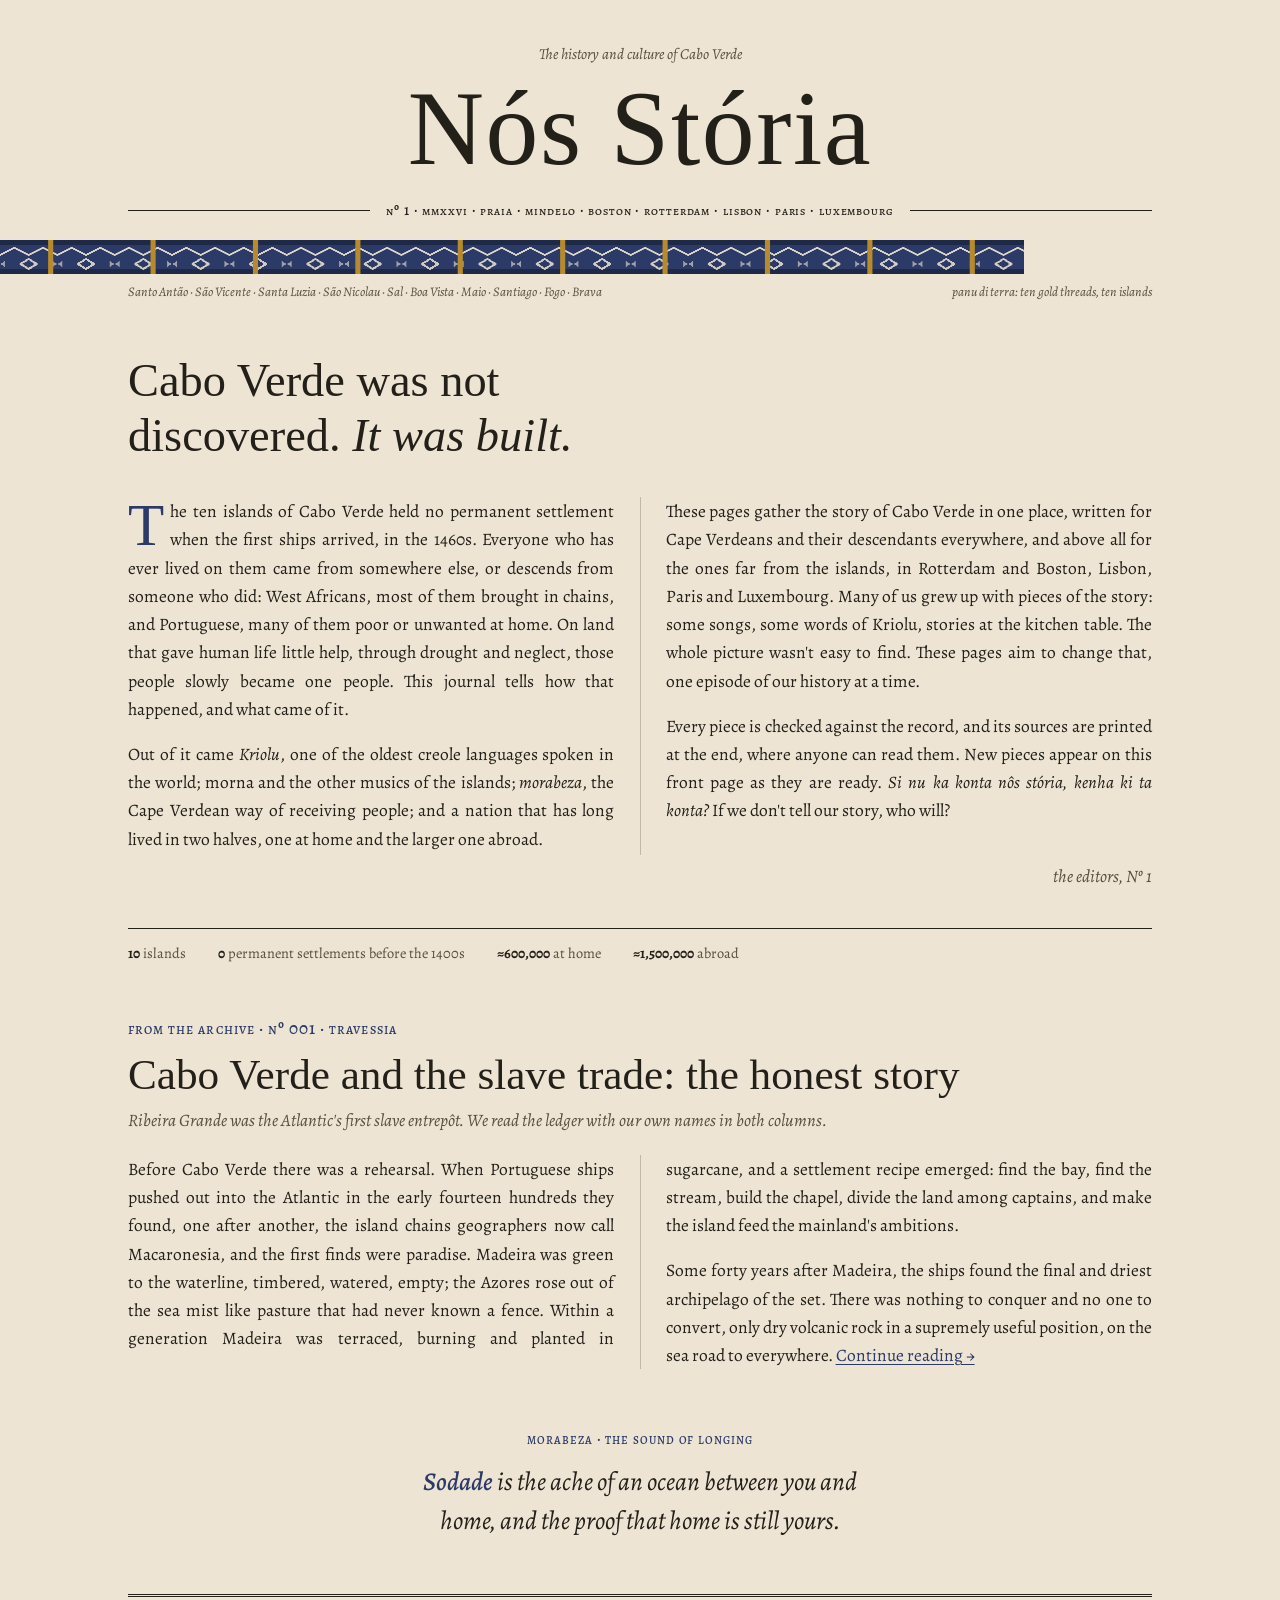
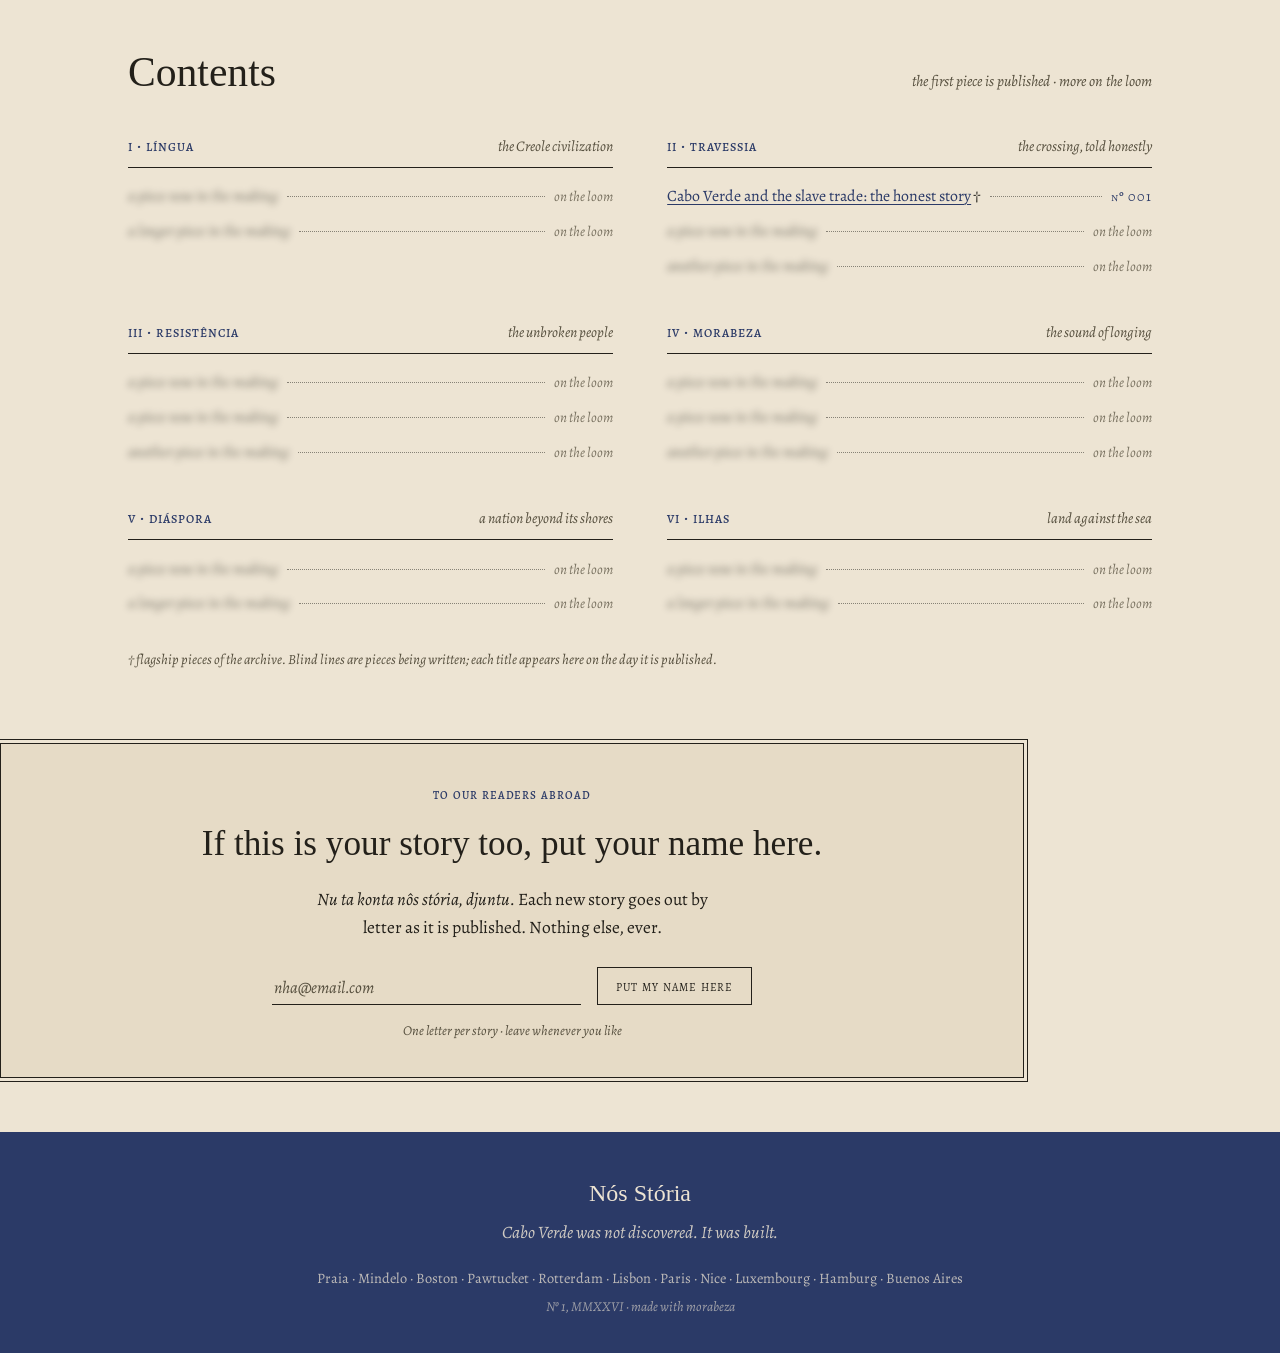
<file: index.html>
<!DOCTYPE html>
<html lang="en">
<head>
<meta charset="UTF-8">
<meta name="viewport" content="width=device-width, initial-scale=1.0">
<title>Nós Stória · The history and culture of Cabo Verde</title>
<meta name="description" content="Cape Verde was not discovered. It was built. The history and culture of Cape Verde: the honest story of the slave trade, the Kriolu language, morna and sodade, and the diaspora.">
<link rel="icon" href="data:image/svg+xml,%3Csvg xmlns='http://www.w3.org/2000/svg' viewBox='0 0 32 32'%3E%3Crect width='32' height='32' fill='%23EDE4D3'/%3E%3Crect x='6' y='13' width='20' height='6' fill='%232B3A67'/%3E%3C/svg%3E">
<link rel="preconnect" href="https://fonts.googleapis.com">
<link rel="preconnect" href="https://fonts.gstatic.com" crossorigin>
<link href="https://fonts.googleapis.com/css2?family=IM+Fell+English:ital@0;1&family=Alegreya:ital,wght@0,400;0,500;0,700;1,400;1,500&family=Alegreya+SC:wght@400;500&display=swap" rel="stylesheet">
<link rel="stylesheet" href="styles.css">
</head>
<body>

<svg width="0" height="0" style="position:absolute" aria-hidden="true">
  <defs>
    <pattern id="panu" width="56" height="34" patternUnits="userSpaceOnUse" shape-rendering="crispEdges">
      <rect width="56" height="34" fill="#2B3A67"/>
      <rect y="0" width="56" height="5" fill="#1E2947"/>
      <rect y="29" width="56" height="5" fill="#1E2947"/>
      <path d="M0 14 L14 7 L28 14 L42 7 L56 14 L56 16 L42 9 L28 16 L14 9 L0 16 Z" fill="#EDE4D3" opacity=".9"/>
      <path d="M28 19 L36 24 L28 29 L20 24 Z" fill="none" stroke="#EDE4D3" stroke-width="2" opacity=".85"/>
      <path d="M0 24 L5 21 L5 27 Z M56 24 L51 21 L51 27 Z" fill="#EDE4D3" opacity=".6"/>
    </pattern>
  </defs>
</svg>

<!-- ============ MASTHEAD ============ -->
<header class="page masthead">
  <p class="over">The history and culture of Cabo Verde</p>
  <h1>Nós Stória</h1>
  <div class="dateline" aria-label="Issue and cities">
    <span class="rule-part" aria-hidden="true"></span>
    <span class="txt sc">Nº 1 · MMXXVI · Praia · Mindelo · Boston · Rotterdam · Lisbon · Paris · Luxembourg</span>
    <span class="rule-part" aria-hidden="true"></span>
  </div>
</header>

<div class="page weave" aria-hidden="true">
  <svg viewBox="0 0 1000 34" preserveAspectRatio="none">
    <rect width="1000" height="34" fill="url(#panu)"/>
    <rect x="47" width="5" height="34" fill="#B78A2E"/><rect x="147" width="5" height="34" fill="#B78A2E"/><rect x="247" width="5" height="34" fill="#B78A2E"/><rect x="347" width="5" height="34" fill="#B78A2E"/><rect x="447" width="5" height="34" fill="#B78A2E"/><rect x="547" width="5" height="34" fill="#B78A2E"/><rect x="647" width="5" height="34" fill="#B78A2E"/><rect x="747" width="5" height="34" fill="#B78A2E"/><rect x="847" width="5" height="34" fill="#B78A2E"/><rect x="947" width="5" height="34" fill="#B78A2E"/>
  </svg>
</div>
<div class="page weave-caption">
  <span>Santo Antão · São Vicente · Santa Luzia · São Nicolau · Sal · Boa Vista · Maio · Santiago · Fogo · Brava</span>
  <span>panu di terra: ten gold threads, ten islands</span>
</div>

<main>

<!-- ============ EDITOR'S LETTER ============ -->
<section class="page lead">
  <h2 class="standfirst">Cabo Verde was not discovered. <i>It was built.</i></h2>
  <div class="letter">
    <p>The ten islands of Cabo Verde held no permanent settlement when the first ships arrived, in the 1460s. Everyone who has ever lived on them came from somewhere else, or descends from someone who did: West Africans, most of them brought in chains, and Portuguese, many of them poor or unwanted at home. On land that gave human life little help, through drought and neglect, those people slowly became one people. This journal tells how that happened, and what came of it.</p>
    <p>Out of it came <span class="kriolu">Kriolu</span>, one of the oldest creole languages spoken in the world; morna and the other musics of the islands; <span class="kriolu">morabeza</span>, the Cape Verdean way of receiving people; and a nation that has long lived in two halves, one at home and the larger one abroad.</p>
    <p>These pages gather the story of Cabo Verde in one place, written for Cape Verdeans and their descendants everywhere, and above all for the ones far from the islands, in Rotterdam and Boston, Lisbon, Paris and Luxembourg. Many of us grew up with pieces of the story: some songs, some words of Kriolu, stories at the kitchen table. The whole picture wasn't easy to find. These pages aim to change that, one episode of our history at a time.</p>
    <p>Every piece is checked against the record, and its sources are printed at the end, where anyone can read them. New pieces appear on this front page as they are ready. <span class="kriolu">Si nu ka konta nôs stória, kenha ki ta konta?</span> If we don't tell our story, who will?</p>
  </div>
  <p class="signoff">the editors, Nº 1</p>
  <div class="footline">
    <span><b>10</b> islands</span>
    <span><b>0</b> permanent settlements before the 1400s</span>
    <span><b>≈600,000</b> at home</span>
    <span><b>≈1,500,000</b> abroad</span>
  </div>
</section>

<!-- ============ LEAD STORY ============ -->
<section class="page leadstory">
  <span class="sc kick">From the archive · Nº 001 · Travessia</span>
  <h2><a href="articles/cape-verde-slave-trade.html">Cabo Verde and the slave trade: the honest story</a></h2>
  <p class="dek">Ribeira Grande was the Atlantic's first slave entrepôt. We read the ledger with our own names in both columns.</p>
  <div class="excerpt">
    <p>Before Cabo Verde there was a rehearsal. When Portuguese ships pushed out into the Atlantic in the early fourteen hundreds they found, one after another, the island chains geographers now call Macaronesia, and the first finds were paradise. Madeira was green to the waterline, timbered, watered, empty; the Azores rose out of the sea mist like pasture that had never known a fence. Within a generation Madeira was terraced, burning and planted in sugarcane, and a settlement recipe emerged: find the bay, find the stream, build the chapel, divide the land among captains, and make the island feed the mainland's ambitions.</p>
    <p>Some forty years after Madeira, the ships found the final and driest archipelago of the set. There was nothing to conquer and no one to convert, only dry volcanic rock in a supremely useful position, on the sea road to everywhere. <a class="more" href="articles/cape-verde-slave-trade.html">Continue reading&nbsp;&rarr;</a></p>
  </div>
</section>

<!-- ============ EPIGRAPH ============ -->
<section class="page epigraph">
  <span class="sc">morabeza · the sound of longing</span>
  <p><b>Sodade</b> is the ache of an ocean between you and home, and the proof that home is still yours.</p>
</section>

<hr class="page rule-double">

<!-- ============ CONTENTS ============ -->
<section class="page contents">
  <div class="contents-head">
    <h2>Contents</h2>
    <p class="note">the first piece is published · more on the loom</p>
  </div>

  <div class="toc">
    <div class="pillar">
      <h3><span class="sc">I · Língua</span><span class="sub">the Creole civilization</span></h3>
      <ol>
        <li class="blind" aria-hidden="true"><span class="t">a piece now in the making</span><span class="leader"></span><span class="s">on the loom</span></li>
        <li class="blind" aria-hidden="true"><span class="t">a longer piece in the making</span><span class="leader"></span><span class="s">on the loom</span></li>
      </ol>
    </div>

    <div class="pillar">
      <h3><span class="sc">II · Travessia</span><span class="sub">the crossing, told honestly</span></h3>
      <ol>
        <li class="published"><span class="t"><a href="articles/cape-verde-slave-trade.html">Cabo Verde and the slave trade: the honest story</a>&thinsp;†</span><span class="leader"></span><span class="s">Nº 001</span></li>
        <li class="blind" aria-hidden="true"><span class="t">a piece now in the making</span><span class="leader"></span><span class="s">on the loom</span></li>
        <li class="blind" aria-hidden="true"><span class="t">another piece in the making</span><span class="leader"></span><span class="s">on the loom</span></li>
      </ol>
    </div>

    <div class="pillar">
      <h3><span class="sc">III · Resistência</span><span class="sub">the unbroken people</span></h3>
      <ol>
        <li class="blind" aria-hidden="true"><span class="t">a piece now in the making</span><span class="leader"></span><span class="s">on the loom</span></li>
        <li class="blind" aria-hidden="true"><span class="t">a piece now in the making</span><span class="leader"></span><span class="s">on the loom</span></li>
        <li class="blind" aria-hidden="true"><span class="t">another piece in the making</span><span class="leader"></span><span class="s">on the loom</span></li>
      </ol>
    </div>

    <div class="pillar">
      <h3><span class="sc">IV · Morabeza</span><span class="sub">the sound of longing</span></h3>
      <ol>
        <li class="blind" aria-hidden="true"><span class="t">a piece now in the making</span><span class="leader"></span><span class="s">on the loom</span></li>
        <li class="blind" aria-hidden="true"><span class="t">a piece now in the making</span><span class="leader"></span><span class="s">on the loom</span></li>
        <li class="blind" aria-hidden="true"><span class="t">another piece in the making</span><span class="leader"></span><span class="s">on the loom</span></li>
      </ol>
    </div>

    <div class="pillar">
      <h3><span class="sc">V · Diáspora</span><span class="sub">a nation beyond its shores</span></h3>
      <ol>
        <li class="blind" aria-hidden="true"><span class="t">a piece now in the making</span><span class="leader"></span><span class="s">on the loom</span></li>
        <li class="blind" aria-hidden="true"><span class="t">a longer piece in the making</span><span class="leader"></span><span class="s">on the loom</span></li>
      </ol>
    </div>

    <div class="pillar">
      <h3><span class="sc">VI · Ilhas</span><span class="sub">land against the sea</span></h3>
      <ol>
        <li class="blind" aria-hidden="true"><span class="t">a piece now in the making</span><span class="leader"></span><span class="s">on the loom</span></li>
        <li class="blind" aria-hidden="true"><span class="t">a longer piece in the making</span><span class="leader"></span><span class="s">on the loom</span></li>
      </ol>
    </div>
  </div>

  <p class="toc-footnote">† flagship pieces of the archive. Blind lines are pieces being written; each title appears here on the day it is published.</p>
</section>

<!-- ============ NOTICE ============ -->
<section class="page notice">
  <div class="notice-box">
    <span class="sc">to our readers abroad</span>
    <h2>If this is your story too, put your name here.</h2>
    <p class="line"><span class="kriolu">Nu ta konta nôs stória, djuntu.</span> Each new story goes out by letter as it is published. Nothing else, ever.</p>
    <!-- TO PUBLISH: connect this form to your email list.
         Replace the script handler at the bottom of this page with your provider's
         form action, e.g. Buttondown: <form action="https://buttondown.com/api/emails/embed-subscribe/YOURLIST" method="post">
         or paste your Mailchimp/Beehiiv embed here. -->
    <form class="join-form" id="join-form" novalidate>
      <input type="email" id="email" name="email" placeholder="nha@email.com" required autocomplete="email" aria-label="Your email address">
      <button type="submit">put my name here</button>
    </form>
    <p class="join-small" id="join-small">One letter per story · leave whenever you like</p>
    <div class="join-done" id="join-done" role="status" aria-live="polite">
      <p class="kriolu">Nu ta konta nôs stória, djuntu.</p>
      <p>You're in. The next story will find you.</p>
    </div>
  </div>
</section>

</main>

<!-- ============ COLOPHON ============ -->
<footer class="colophon">
  <div class="page">
    <p class="mark">Nós Stória</p>
    <p class="mandate">Cabo Verde was not discovered. It was built.</p>
    <p class="cities">Praia · Mindelo · Boston · Pawtucket · Rotterdam · Lisbon · Paris · Nice · Luxembourg · Hamburg · Buenos Aires</p>
    <p class="fine">Nº 1, MMXXVI · made with morabeza</p>
  </div>
</footer>

<script>
  document.getElementById('join-form').addEventListener('submit', (ev) => {
    ev.preventDefault();
    const input = document.getElementById('email');
    if (!input.value || !input.checkValidity()) { input.focus(); return; }
    document.getElementById('join-form').style.display = 'none';
    document.getElementById('join-small').style.display = 'none';
    document.getElementById('join-done').style.display = 'block';
  });
</script>
</body>
</html>
</file>
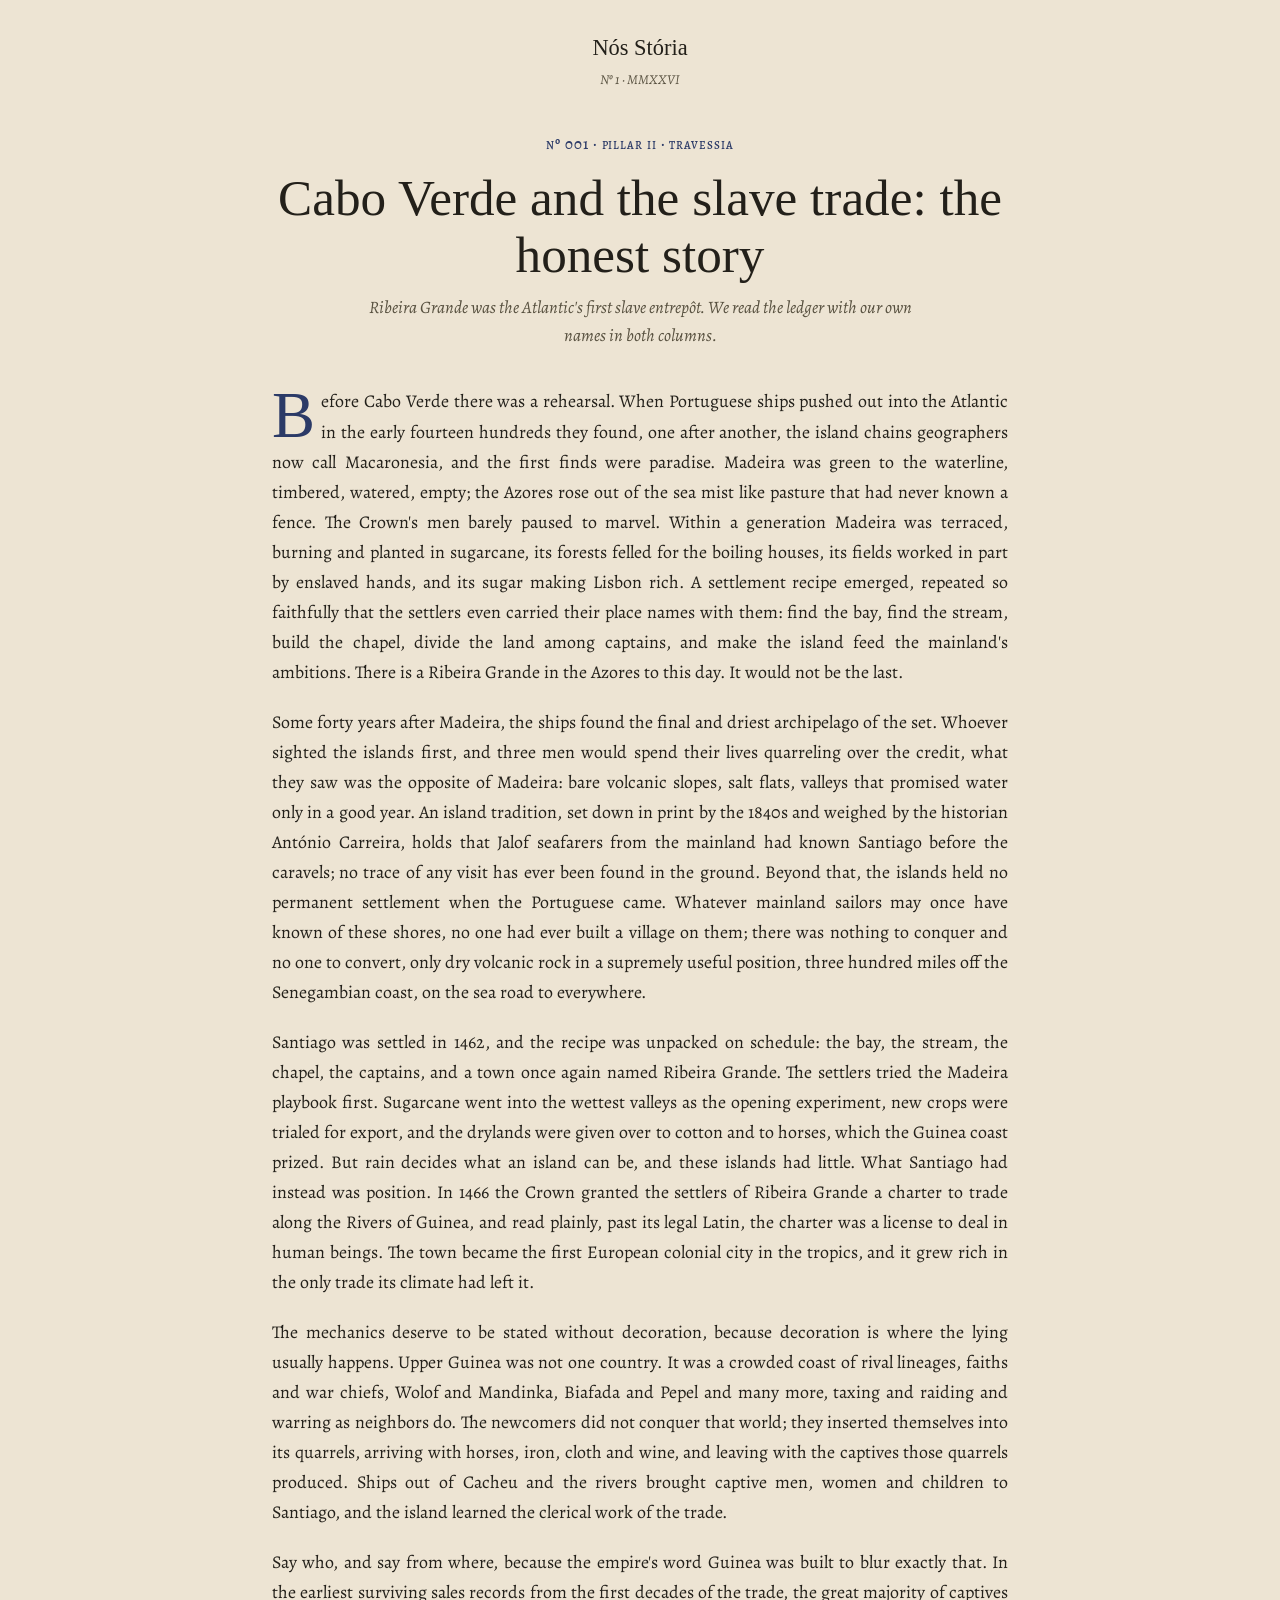
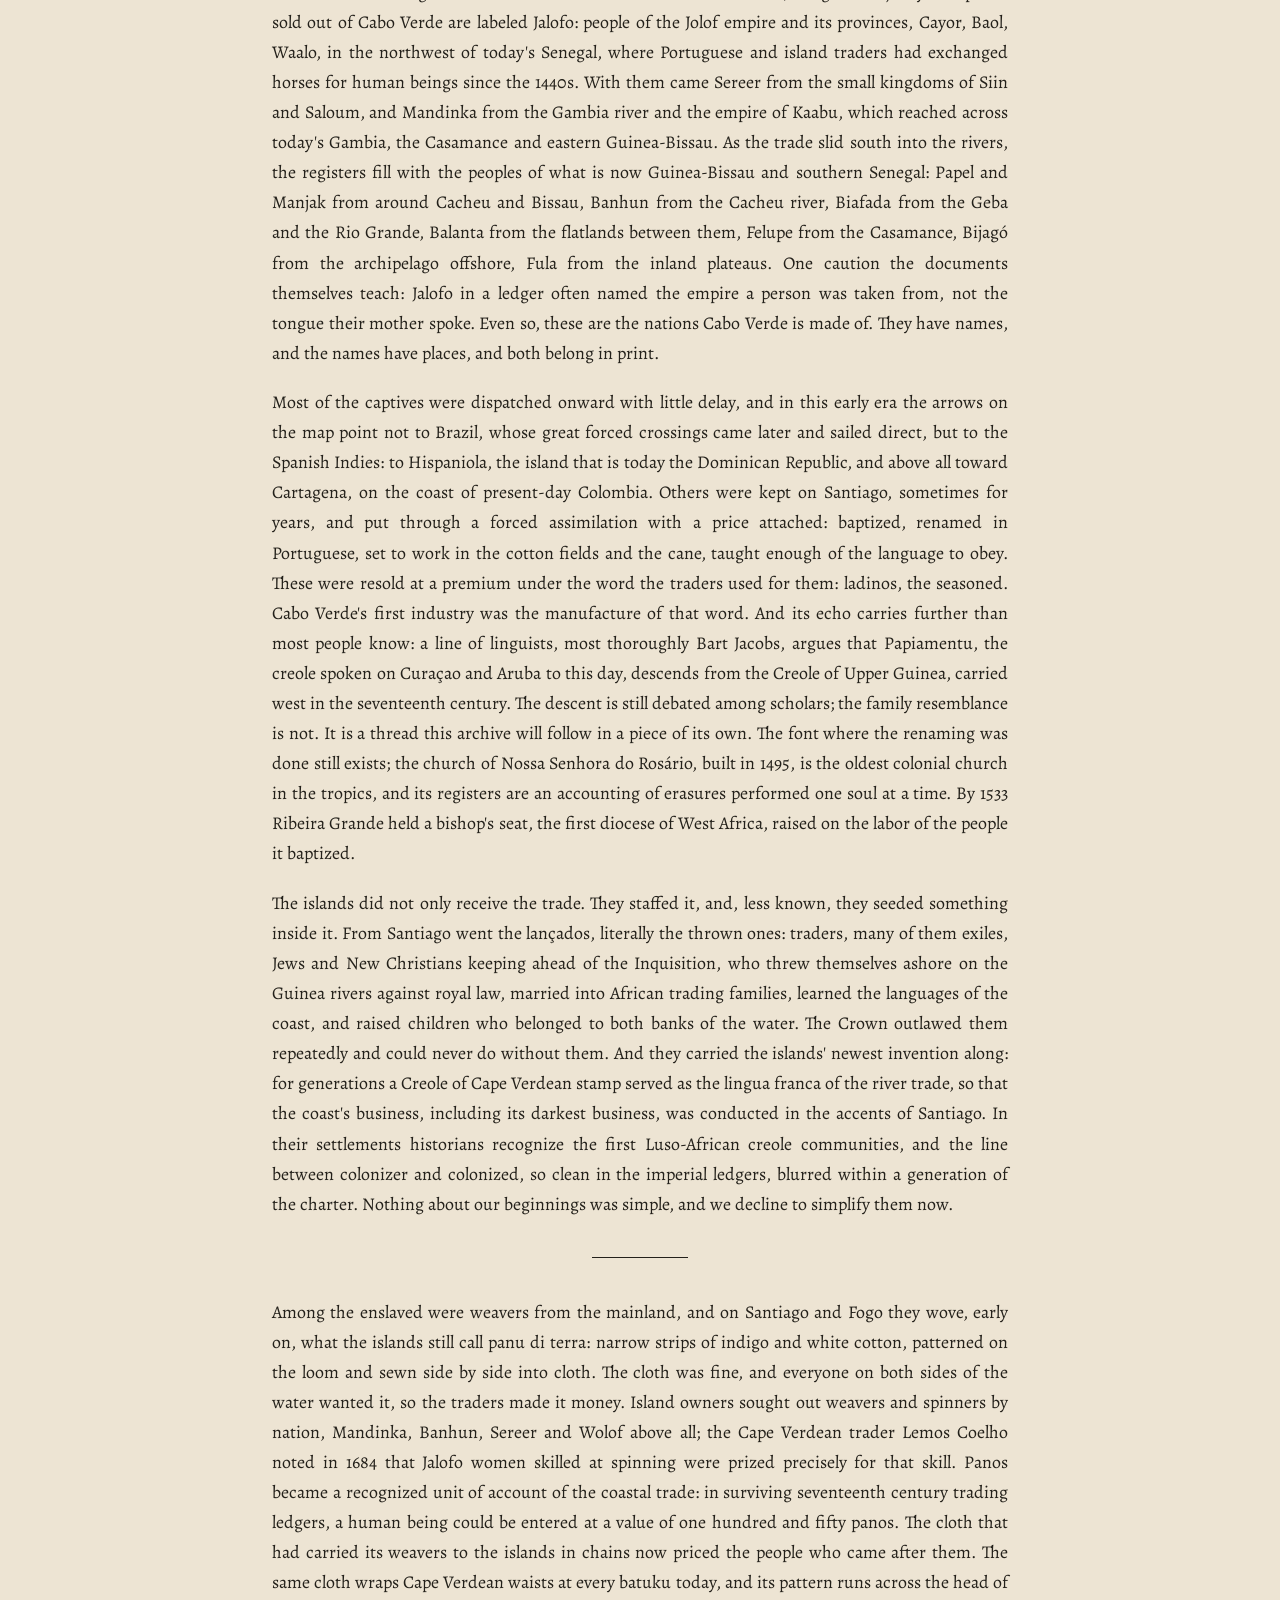
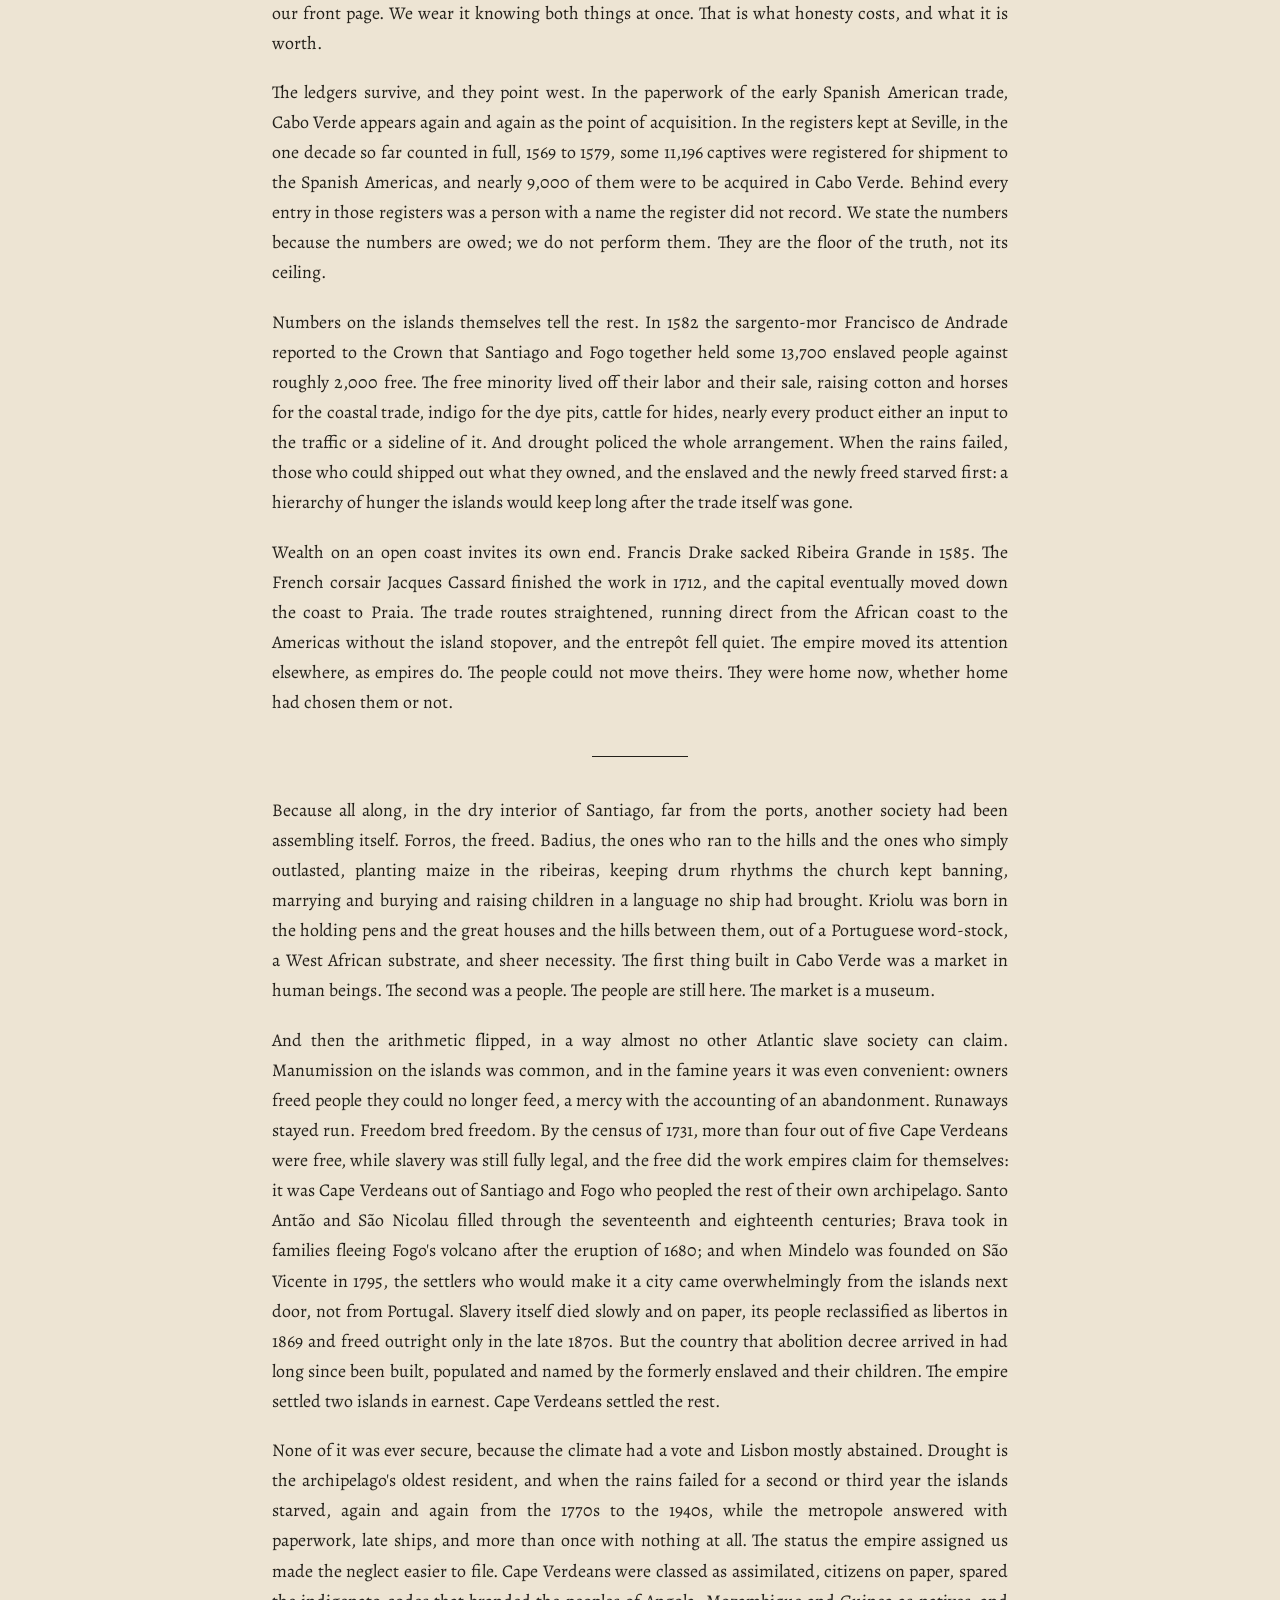
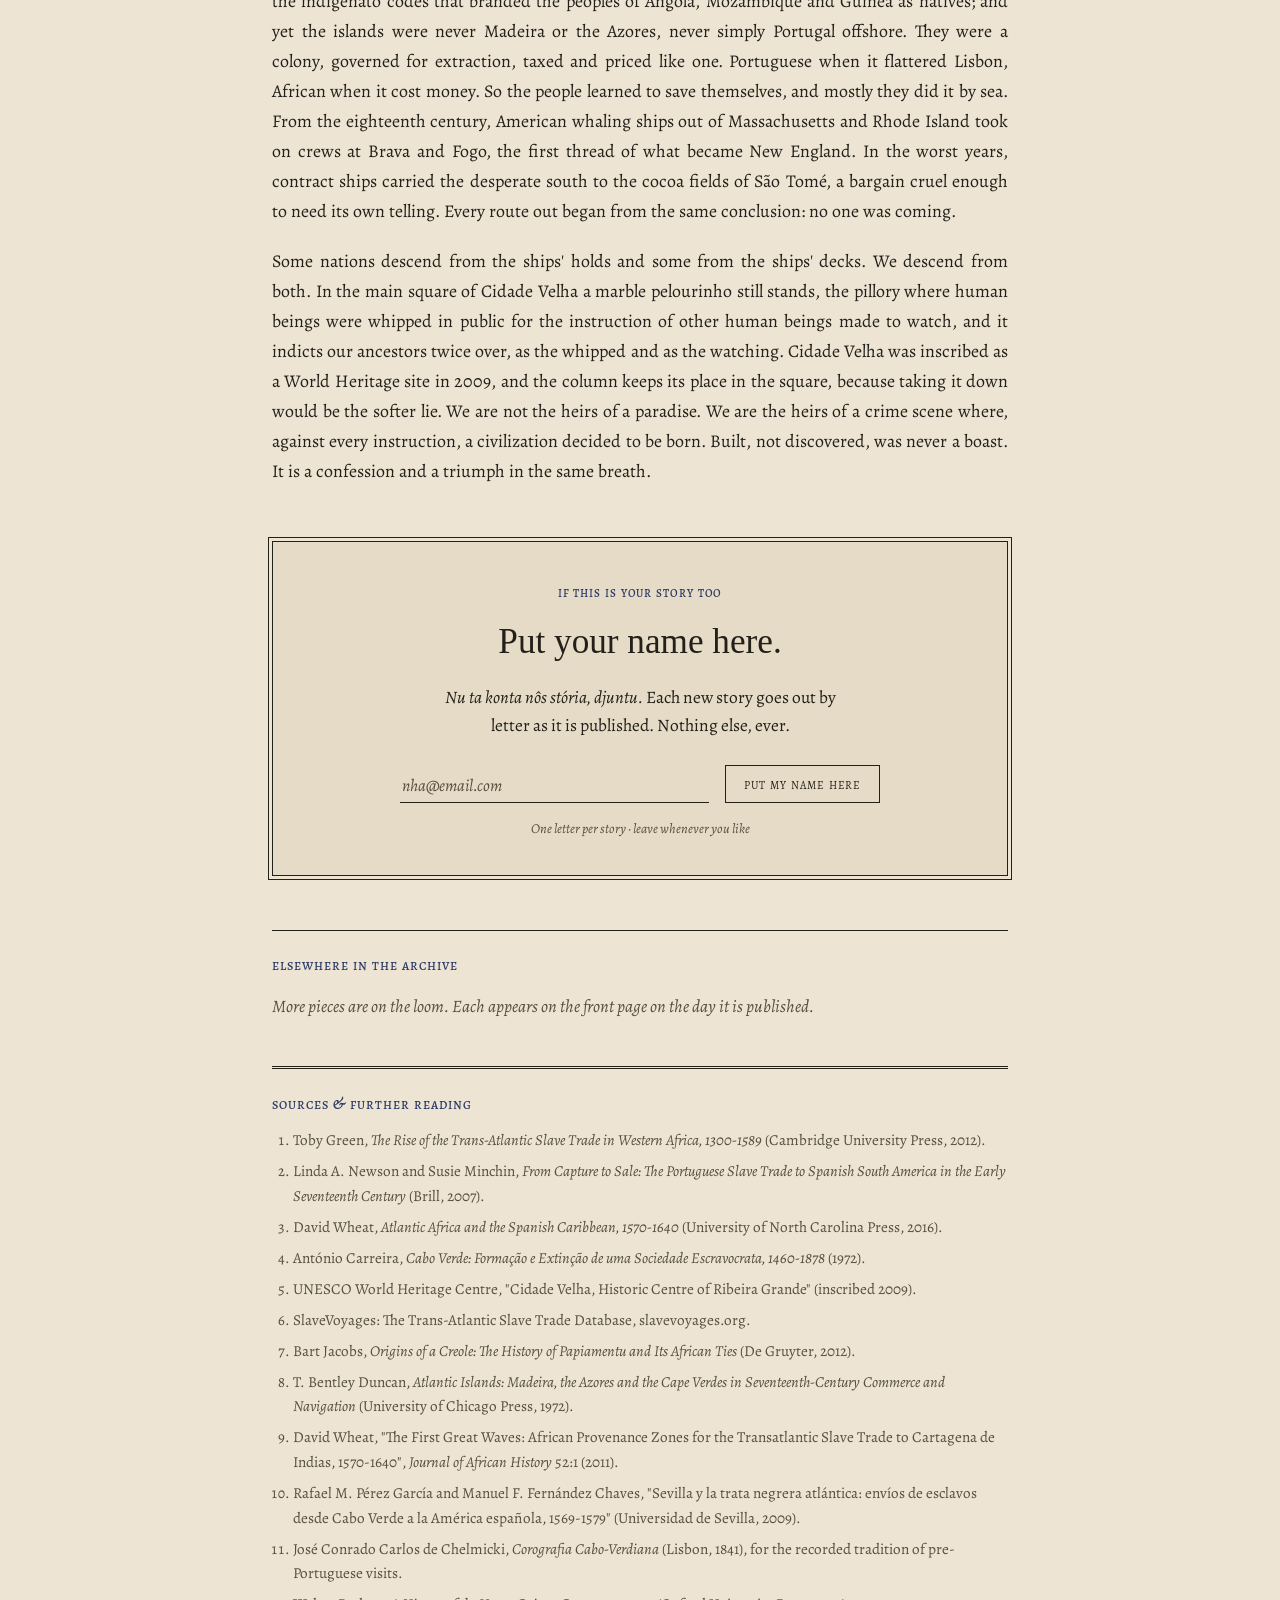
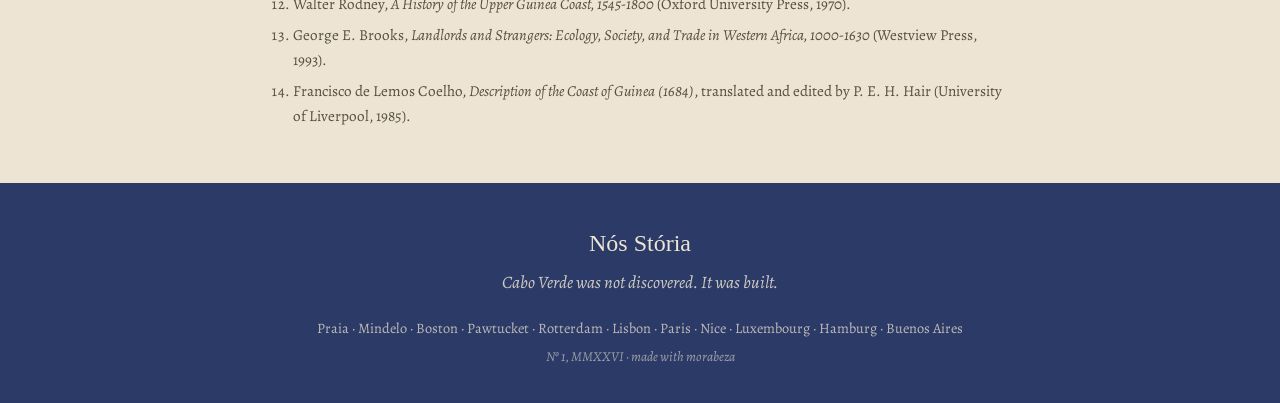
<file: articles/cape-verde-slave-trade.html>
<!DOCTYPE html>
<html lang="en">
<head>
<meta charset="UTF-8">
<meta name="viewport" content="width=device-width, initial-scale=1.0">
<title>Cabo Verde and the slave trade: the honest story · Nós Stória</title>
<meta name="description" content="Cape Verde slave trade history: Ribeira Grande and Cidade Velha as the Atlantic's first slave entrepôt, the route to Cartagena, and the Creole society built in spite of it.">
<link rel="icon" href="data:image/svg+xml,%3Csvg xmlns='http://www.w3.org/2000/svg' viewBox='0 0 32 32'%3E%3Crect width='32' height='32' fill='%23EDE4D3'/%3E%3Crect x='6' y='13' width='20' height='6' fill='%232B3A67'/%3E%3C/svg%3E">
<link rel="preconnect" href="https://fonts.googleapis.com">
<link rel="preconnect" href="https://fonts.gstatic.com" crossorigin>
<link href="https://fonts.googleapis.com/css2?family=IM+Fell+English:ital@0;1&family=Alegreya:ital,wght@0,400;0,500;0,700;1,400;1,500&family=Alegreya+SC:wght@400;500&display=swap" rel="stylesheet">
<link rel="stylesheet" href="../styles.css">
</head>
<body>

<header class="crumb">
  <a href="../index.html">Nós Stória</a>
  <span class="issue">Nº 1 · MMXXVI</span>
</header>

<main class="article">
  <div class="article-head">
    <span class="sc">Nº 001 · Pillar II · Travessia</span>
    <h1>Cabo Verde and the slave trade: the honest story</h1>
    <p class="dek">Ribeira Grande was the Atlantic's first slave entrepôt. We read the ledger with our own names in both columns.</p>
  </div>

  <div class="prose">
    <p>Before Cabo Verde there was a rehearsal. When Portuguese ships pushed out into the Atlantic in the early fourteen hundreds they found, one after another, the island chains geographers now call Macaronesia, and the first finds were paradise. Madeira was green to the waterline, timbered, watered, empty; the Azores rose out of the sea mist like pasture that had never known a fence. The Crown's men barely paused to marvel. Within a generation Madeira was terraced, burning and planted in sugarcane, its forests felled for the boiling houses, its fields worked in part by enslaved hands, and its sugar making Lisbon rich. A settlement recipe emerged, repeated so faithfully that the settlers even carried their place names with them: find the bay, find the stream, build the chapel, divide the land among captains, and make the island feed the mainland's ambitions. There is a Ribeira Grande in the Azores to this day. It would not be the last.</p>

    <p>Some forty years after Madeira, the ships found the final and driest archipelago of the set. Whoever sighted the islands first, and three men would spend their lives quarreling over the credit, what they saw was the opposite of Madeira: bare volcanic slopes, salt flats, valleys that promised water only in a good year. An island tradition, set down in print by the 1840s and weighed by the historian António Carreira, holds that Jalof seafarers from the mainland had known Santiago before the caravels; no trace of any visit has ever been found in the ground. Beyond that, the islands held no permanent settlement when the Portuguese came. Whatever mainland sailors may once have known of these shores, no one had ever built a village on them; there was nothing to conquer and no one to convert, only dry volcanic rock in a supremely useful position, three hundred miles off the Senegambian coast, on the sea road to everywhere.</p>

    <p>Santiago was settled in 1462, and the recipe was unpacked on schedule: the bay, the stream, the chapel, the captains, and a town once again named Ribeira Grande. The settlers tried the Madeira playbook first. Sugarcane went into the wettest valleys as the opening experiment, new crops were trialed for export, and the drylands were given over to cotton and to horses, which the Guinea coast prized. But rain decides what an island can be, and these islands had little. What Santiago had instead was position. In 1466 the Crown granted the settlers of Ribeira Grande a charter to trade along the Rivers of Guinea, and read plainly, past its legal Latin, the charter was a license to deal in human beings. The town became the first European colonial city in the tropics, and it grew rich in the only trade its climate had left it.</p>

    <p>The mechanics deserve to be stated without decoration, because decoration is where the lying usually happens. Upper Guinea was not one country. It was a crowded coast of rival lineages, faiths and war chiefs, Wolof and Mandinka, Biafada and Pepel and many more, taxing and raiding and warring as neighbors do. The newcomers did not conquer that world; they inserted themselves into its quarrels, arriving with horses, iron, cloth and wine, and leaving with the captives those quarrels produced. Ships out of Cacheu and the rivers brought captive men, women and children to Santiago, and the island learned the clerical work of the trade.</p>

    <p>Say who, and say from where, because the empire's word Guinea was built to blur exactly that. In the earliest surviving sales records from the first decades of the trade, the great majority of captives sold out of Cabo Verde are labeled Jalofo: people of the Jolof empire and its provinces, Cayor, Baol, Waalo, in the northwest of today's Senegal, where Portuguese and island traders had exchanged horses for human beings since the 1440s. With them came Sereer from the small kingdoms of Siin and Saloum, and Mandinka from the Gambia river and the empire of Kaabu, which reached across today's Gambia, the Casamance and eastern Guinea-Bissau. As the trade slid south into the rivers, the registers fill with the peoples of what is now Guinea-Bissau and southern Senegal: Papel and Manjak from around Cacheu and Bissau, Banhun from the Cacheu river, Biafada from the Geba and the Rio Grande, Balanta from the flatlands between them, Felupe from the Casamance, Bijagó from the archipelago offshore, Fula from the inland plateaus. One caution the documents themselves teach: Jalofo in a ledger often named the empire a person was taken from, not the tongue their mother spoke. Even so, these are the nations Cabo Verde is made of. They have names, and the names have places, and both belong in print.</p>

    <p>Most of the captives were dispatched onward with little delay, and in this early era the arrows on the map point not to Brazil, whose great forced crossings came later and sailed direct, but to the Spanish Indies: to Hispaniola, the island that is today the Dominican Republic, and above all toward Cartagena, on the coast of present-day Colombia. Others were kept on Santiago, sometimes for years, and put through a forced assimilation with a price attached: baptized, renamed in Portuguese, set to work in the cotton fields and the cane, taught enough of the language to obey. These were resold at a premium under the word the traders used for them: ladinos, the seasoned. Cabo Verde's first industry was the manufacture of that word. And its echo carries further than most people know: a line of linguists, most thoroughly Bart Jacobs, argues that Papiamentu, the creole spoken on Curaçao and Aruba to this day, descends from the Creole of Upper Guinea, carried west in the seventeenth century. The descent is still debated among scholars; the family resemblance is not. It is a thread this archive will follow in a piece of its own. The font where the renaming was done still exists; the church of Nossa Senhora do Rosário, built in 1495, is the oldest colonial church in the tropics, and its registers are an accounting of erasures performed one soul at a time. By 1533 Ribeira Grande held a bishop's seat, the first diocese of West Africa, raised on the labor of the people it baptized.</p>

    <p>The islands did not only receive the trade. They staffed it, and, less known, they seeded something inside it. From Santiago went the lançados, literally the thrown ones: traders, many of them exiles, Jews and New Christians keeping ahead of the Inquisition, who threw themselves ashore on the Guinea rivers against royal law, married into African trading families, learned the languages of the coast, and raised children who belonged to both banks of the water. The Crown outlawed them repeatedly and could never do without them. And they carried the islands' newest invention along: for generations a Creole of Cape Verdean stamp served as the lingua franca of the river trade, so that the coast's business, including its darkest business, was conducted in the accents of Santiago. In their settlements historians recognize the first Luso-African creole communities, and the line between colonizer and colonized, so clean in the imperial ledgers, blurred within a generation of the charter. Nothing about our beginnings was simple, and we decline to simplify them now.</p>

    <hr class="sep">

    <p>Among the enslaved were weavers from the mainland, and on Santiago and Fogo they wove, early on, what the islands still call panu di terra: narrow strips of indigo and white cotton, patterned on the loom and sewn side by side into cloth. The cloth was fine, and everyone on both sides of the water wanted it, so the traders made it money. Island owners sought out weavers and spinners by nation, Mandinka, Banhun, Sereer and Wolof above all; the Cape Verdean trader Lemos Coelho noted in 1684 that Jalofo women skilled at spinning were prized precisely for that skill. Panos became a recognized unit of account of the coastal trade: in surviving seventeenth century trading ledgers, a human being could be entered at a value of one hundred and fifty panos. The cloth that had carried its weavers to the islands in chains now priced the people who came after them. The same cloth wraps Cape Verdean waists at every batuku today, and its pattern runs across the head of our front page. We wear it knowing both things at once. That is what honesty costs, and what it is worth.</p>

    <p>The ledgers survive, and they point west. In the paperwork of the early Spanish American trade, Cabo Verde appears again and again as the point of acquisition. In the registers kept at Seville, in the one decade so far counted in full, 1569 to 1579, some 11,196 captives were registered for shipment to the Spanish Americas, and nearly 9,000 of them were to be acquired in Cabo Verde. Behind every entry in those registers was a person with a name the register did not record. We state the numbers because the numbers are owed; we do not perform them. They are the floor of the truth, not its ceiling.</p>

    <p>Numbers on the islands themselves tell the rest. In 1582 the sargento-mor Francisco de Andrade reported to the Crown that Santiago and Fogo together held some 13,700 enslaved people against roughly 2,000 free. The free minority lived off their labor and their sale, raising cotton and horses for the coastal trade, indigo for the dye pits, cattle for hides, nearly every product either an input to the traffic or a sideline of it. And drought policed the whole arrangement. When the rains failed, those who could shipped out what they owned, and the enslaved and the newly freed starved first: a hierarchy of hunger the islands would keep long after the trade itself was gone.</p>

    <p>Wealth on an open coast invites its own end. Francis Drake sacked Ribeira Grande in 1585. The French corsair Jacques Cassard finished the work in 1712, and the capital eventually moved down the coast to Praia. The trade routes straightened, running direct from the African coast to the Americas without the island stopover, and the entrepôt fell quiet. The empire moved its attention elsewhere, as empires do. The people could not move theirs. They were home now, whether home had chosen them or not.</p>

    <hr class="sep">

    <p>Because all along, in the dry interior of Santiago, far from the ports, another society had been assembling itself. Forros, the freed. Badius, the ones who ran to the hills and the ones who simply outlasted, planting maize in the ribeiras, keeping drum rhythms the church kept banning, marrying and burying and raising children in a language no ship had brought. Kriolu was born in the holding pens and the great houses and the hills between them, out of a Portuguese word-stock, a West African substrate, and sheer necessity. The first thing built in Cabo Verde was a market in human beings. The second was a people. The people are still here. The market is a museum.</p>

    <p>And then the arithmetic flipped, in a way almost no other Atlantic slave society can claim. Manumission on the islands was common, and in the famine years it was even convenient: owners freed people they could no longer feed, a mercy with the accounting of an abandonment. Runaways stayed run. Freedom bred freedom. By the census of 1731, more than four out of five Cape Verdeans were free, while slavery was still fully legal, and the free did the work empires claim for themselves: it was Cape Verdeans out of Santiago and Fogo who peopled the rest of their own archipelago. Santo Antão and São Nicolau filled through the seventeenth and eighteenth centuries; Brava took in families fleeing Fogo's volcano after the eruption of 1680; and when Mindelo was founded on São Vicente in 1795, the settlers who would make it a city came overwhelmingly from the islands next door, not from Portugal. Slavery itself died slowly and on paper, its people reclassified as libertos in 1869 and freed outright only in the late 1870s. But the country that abolition decree arrived in had long since been built, populated and named by the formerly enslaved and their children. The empire settled two islands in earnest. Cape Verdeans settled the rest.</p>

    <p>None of it was ever secure, because the climate had a vote and Lisbon mostly abstained. Drought is the archipelago's oldest resident, and when the rains failed for a second or third year the islands starved, again and again from the 1770s to the 1940s, while the metropole answered with paperwork, late ships, and more than once with nothing at all. The status the empire assigned us made the neglect easier to file. Cape Verdeans were classed as assimilated, citizens on paper, spared the indigenato codes that branded the peoples of Angola, Mozambique and Guinea as natives; and yet the islands were never Madeira or the Azores, never simply Portugal offshore. They were a colony, governed for extraction, taxed and priced like one. Portuguese when it flattered Lisbon, African when it cost money. So the people learned to save themselves, and mostly they did it by sea. From the eighteenth century, American whaling ships out of Massachusetts and Rhode Island took on crews at Brava and Fogo, the first thread of what became New England. In the worst years, contract ships carried the desperate south to the cocoa fields of São Tomé, a bargain cruel enough to need its own telling. Every route out began from the same conclusion: no one was coming.</p>

    <p>Some nations descend from the ships' holds and some from the ships' decks. We descend from both. In the main square of Cidade Velha a marble pelourinho still stands, the pillory where human beings were whipped in public for the instruction of other human beings made to watch, and it indicts our ancestors twice over, as the whipped and as the watching. Cidade Velha was inscribed as a World Heritage site in 2009, and the column keeps its place in the square, because taking it down would be the softer lie. We are not the heirs of a paradise. We are the heirs of a crime scene where, against every instruction, a civilization decided to be born. Built, not discovered, was never a boast. It is a confession and a triumph in the same breath.</p>
  </div>

  <section class="notice">
    <div class="notice-box">
      <span class="sc">if this is your story too</span>
      <h2>Put your name here.</h2>
      <p class="line"><span class="kriolu">Nu ta konta nôs stória, djuntu.</span> Each new story goes out by letter as it is published. Nothing else, ever.</p>
      <form class="join-form" id="join-form" novalidate>
        <input type="email" id="email" name="email" placeholder="nha@email.com" required autocomplete="email" aria-label="Your email address">
        <button type="submit">put my name here</button>
      </form>
      <p class="join-small" id="join-small">One letter per story · leave whenever you like</p>
      <div class="join-done" id="join-done" role="status" aria-live="polite">
        <p class="kriolu">Nu ta konta nôs stória, djuntu.</p>
        <p>You're in. The next story will find you.</p>
      </div>
    </div>
  </section>

  <section class="elsewhere">
    <h2>elsewhere in the archive</h2>
    <ul>
      <li><span class="coming">More pieces are on the loom. Each appears on the front page on the day it is published.</span></li>
    </ul>
  </section>

  <section class="sources">
    <h2>sources &amp; further reading</h2>
    <ol>
      <li>Toby Green, <em>The Rise of the Trans-Atlantic Slave Trade in Western Africa, 1300-1589</em> (Cambridge University Press, 2012).</li>
      <li>Linda A. Newson and Susie Minchin, <em>From Capture to Sale: The Portuguese Slave Trade to Spanish South America in the Early Seventeenth Century</em> (Brill, 2007).</li>
      <li>David Wheat, <em>Atlantic Africa and the Spanish Caribbean, 1570-1640</em> (University of North Carolina Press, 2016).</li>
      <li>António Carreira, <em>Cabo Verde: Formação e Extinção de uma Sociedade Escravocrata, 1460-1878</em> (1972).</li>
      <li>UNESCO World Heritage Centre, "Cidade Velha, Historic Centre of Ribeira Grande" (inscribed 2009).</li>
      <li>SlaveVoyages: The Trans-Atlantic Slave Trade Database, slavevoyages.org.</li>
      <li>Bart Jacobs, <em>Origins of a Creole: The History of Papiamentu and Its African Ties</em> (De Gruyter, 2012).</li>
      <li>T. Bentley Duncan, <em>Atlantic Islands: Madeira, the Azores and the Cape Verdes in Seventeenth-Century Commerce and Navigation</em> (University of Chicago Press, 1972).</li>
      <li>David Wheat, "The First Great Waves: African Provenance Zones for the Transatlantic Slave Trade to Cartagena de Indias, 1570-1640", <em>Journal of African History</em> 52:1 (2011).</li>
      <li>Rafael M. Pérez García and Manuel F. Fernández Chaves, "Sevilla y la trata negrera atlántica: envíos de esclavos desde Cabo Verde a la América española, 1569-1579" (Universidad de Sevilla, 2009).</li>
      <li>José Conrado Carlos de Chelmicki, <em>Corografia Cabo-Verdiana</em> (Lisbon, 1841), for the recorded tradition of pre-Portuguese visits.</li>
      <li>Walter Rodney, <em>A History of the Upper Guinea Coast, 1545-1800</em> (Oxford University Press, 1970).</li>
      <li>George E. Brooks, <em>Landlords and Strangers: Ecology, Society, and Trade in Western Africa, 1000-1630</em> (Westview Press, 1993).</li>
      <li>Francisco de Lemos Coelho, <em>Description of the Coast of Guinea (1684)</em>, translated and edited by P. E. H. Hair (University of Liverpool, 1985).</li>
    </ol>
  </section>
</main>

<footer class="colophon">
  <div class="page">
    <p class="mark"><a href="../index.html">Nós Stória</a></p>
    <p class="mandate">Cabo Verde was not discovered. It was built.</p>
    <p class="cities">Praia · Mindelo · Boston · Pawtucket · Rotterdam · Lisbon · Paris · Nice · Luxembourg · Hamburg · Buenos Aires</p>
    <p class="fine">Nº 1, MMXXVI · made with morabeza</p>
  </div>
</footer>

<script>
  document.getElementById('join-form').addEventListener('submit', (ev) => {
    ev.preventDefault();
    const input = document.getElementById('email');
    if (!input.value || !input.checkValidity()) { input.focus(); return; }
    document.getElementById('join-form').style.display = 'none';
    document.getElementById('join-small').style.display = 'none';
    document.getElementById('join-done').style.display = 'block';
  });
</script>
</body>
</html>
</file>
<file: styles.css>
/* ============ NÓS STÓRIA · shared styles ============ */
:root{
  --paper:   #EDE4D3;
  --paper-2: #E6DBC6;
  --ink:     #23201A;
  --ink-2:   #57503F;
  --indigo:  #2B3A67;
  --gold:    #B78A2E;
  --rule:    #23201A;

  --fell: 'IM Fell English', 'Iowan Old Style', Georgia, serif;
  --serif: 'Alegreya', Georgia, 'Times New Roman', serif;
  --sc: 'Alegreya SC', 'Alegreya', Georgia, serif;
}

*,*::before,*::after{ box-sizing:border-box; margin:0; padding:0; }
html{ scroll-behavior:auto; }
body{
  background:var(--paper); color:var(--ink);
  font-family:var(--serif); font-size:1.09rem; line-height:1.62;
  -webkit-font-smoothing:antialiased; text-rendering:optimizeLegibility;
  font-feature-settings:"onum" 1, "liga" 1;
}
::selection{ background:var(--indigo); color:var(--paper); }
a{ color:var(--indigo); text-decoration:underline; text-underline-offset:3px; text-decoration-thickness:1px; }
a:hover{ text-decoration-thickness:2px; }
:focus-visible{ outline:2px solid var(--indigo); outline-offset:3px; }

.page{ width:min(64rem, 100% - 2.6rem); margin-inline:auto; }

.sc{
  font-family:var(--sc); font-weight:500; text-transform:lowercase;
  font-variant:small-caps; letter-spacing:.06em;
}

hr.rule{ border:0; border-top:1px solid var(--rule); }
hr.rule-double{ border:0; border-top:3px double var(--rule); }

/* ============ MASTHEAD ============ */
.masthead{ text-align:center; padding-top:2.6rem; }
.masthead .over{ font-size:.95rem; color:var(--ink-2); font-style:italic; }
.masthead h1{
  font-family:var(--fell); font-weight:400; letter-spacing:.015em;
  font-size:clamp(3.1rem, 11vw, 6.6rem); line-height:1; margin:.6rem 0 .9rem;
}
.masthead h1 a{ color:inherit; text-decoration:none; }
.dateline{ display:flex; align-items:center; gap:1rem; margin-top:1.1rem; }
.dateline .rule-part{ flex:1; border-top:1px solid var(--rule); }
.dateline .txt{ font-size:.92rem; white-space:nowrap; }
@media (max-width:720px){ .dateline .txt{ white-space:normal; text-align:center; } }

/* ============ THE WEAVE ============ */
.weave{ margin:1.1rem 0 0; }
.weave svg{ display:block; width:100%; height:34px; }
.weave-caption{
  display:flex; justify-content:space-between; gap:1rem; flex-wrap:wrap;
  font-size:.82rem; font-style:italic; color:var(--ink-2); padding-top:.45rem;
}

/* ============ LEAD / EDITOR'S LETTER ============ */
.lead{ padding:3.2rem 0 0; }
.standfirst{
  font-family:var(--fell); font-weight:400;
  font-size:clamp(1.7rem, 4.6vw, 2.9rem); line-height:1.18; max-width:24ch;
}
.standfirst i{ font-family:var(--fell); font-style:italic; }
.letter{ margin-top:2.1rem; column-count:2; column-gap:3.2rem; column-rule:1px solid rgba(35,32,26,.22); }
@media (max-width:760px){ .letter{ column-count:1; } }
.letter p{ margin-bottom:1.05rem; text-align:justify; hyphens:auto; }
.letter p:first-child::first-letter{
  font-family:var(--fell); float:left; font-size:3.4em; line-height:.86;
  padding:.04em .1em 0 0; color:var(--indigo);
}
.kriolu{ font-style:italic; }
.signoff{ margin-top:.4rem; text-align:right; font-style:italic; color:var(--ink-2); }

.footline{
  margin-top:2.4rem; padding-top:.8rem; border-top:1px solid var(--rule);
  font-size:.9rem; color:var(--ink-2);
  display:flex; flex-wrap:wrap; gap:.4rem 2rem;
}
.footline b{ color:var(--ink); font-weight:700; }

/* ============ LEAD STORY (front page excerpt) ============ */
.leadstory{ padding:3rem 0 0; }
.leadstory .kick{ color:var(--indigo); }
.leadstory h2{ font-family:var(--fell); font-weight:400; font-size:clamp(1.8rem, 4.4vw, 2.7rem); line-height:1.15; margin:.5rem 0 .4rem; }
.leadstory h2 a{ color:inherit; text-decoration:none; }
.leadstory h2 a:hover{ color:var(--indigo); }
.leadstory .dek{ font-style:italic; color:var(--ink-2); margin-bottom:1.3rem; }
.leadstory .excerpt{ column-count:2; column-gap:3.2rem; column-rule:1px solid rgba(35,32,26,.22); }
@media (max-width:760px){ .leadstory .excerpt{ column-count:1; } }
.leadstory .excerpt p{ margin-bottom:1.05rem; text-align:justify; hyphens:auto; }
.leadstory .more{ margin-top:.4rem; }

/* ============ EPIGRAPH ============ */
.epigraph{ text-align:center; padding:3.4rem 0; }
.epigraph .sc{ color:var(--indigo); font-size:.95rem; }
.epigraph p{
  font-style:italic; font-size:clamp(1.25rem, 2.6vw, 1.6rem); line-height:1.5;
  max-width:36ch; margin:.7rem auto 0;
}
.epigraph p b{ font-weight:500; color:var(--indigo); }

/* ============ CONTENTS ============ */
.contents{ padding:2.6rem 0 1rem; }
.contents-head{ display:flex; align-items:baseline; justify-content:space-between; gap:1rem; flex-wrap:wrap; margin-bottom:.4rem; }
.contents-head h2{ font-family:var(--fell); font-weight:400; font-size:clamp(1.9rem, 4vw, 2.6rem); }
.contents-head .note{ font-style:italic; color:var(--ink-2); font-size:.95rem; }
.toc{ margin-top:1.6rem; display:grid; grid-template-columns:1fr 1fr; gap:2.2rem 3.4rem; }
@media (max-width:820px){ .toc{ grid-template-columns:1fr; } }
.pillar h3{
  font-weight:400; font-size:1.06rem; padding-bottom:.45rem; border-bottom:1px solid var(--rule);
  display:flex; justify-content:space-between; gap:1rem; align-items:baseline;
}
.pillar h3 .sc{ color:var(--indigo); }
.pillar h3 .sub{ font-style:italic; color:var(--ink-2); font-size:.92rem; }
.pillar ol{ list-style:none; margin-top:.7rem; }
.pillar li{ display:flex; align-items:baseline; gap:.55rem; padding:.28rem 0; font-size:.99rem; }
.pillar li .t{ max-width:75%; }
.pillar li .leader{ flex:1; border-bottom:1px dotted rgba(35,32,26,.5); transform:translateY(-4px); min-width:1.2rem; }
.pillar li .s{ font-style:italic; color:var(--ink-2); font-size:.88rem; white-space:nowrap; }
.pillar li.published .s{ font-family:var(--sc); font-style:normal; font-variant:small-caps; text-transform:lowercase; letter-spacing:.06em; color:var(--indigo); }
.toc-footnote{ margin-top:1.8rem; font-size:.88rem; font-style:italic; color:var(--ink-2); }
.pillar li.blind .t{ filter:blur(3.5px); opacity:.55; user-select:none; font-style:italic; }
.pillar li.blind .s{ opacity:.75; }

/* ============ NOTICE (the invitation) ============ */
.notice{ margin:3.4rem 0; }
.notice-box{
  border:1px solid var(--rule); outline:1px solid var(--rule); outline-offset:3px;
  background:var(--paper-2); padding:2.2rem clamp(1.2rem, 4vw, 3rem); text-align:center;
}
.notice-box .sc{ color:var(--indigo); font-size:.95rem; }
.notice-box h2{ font-family:var(--fell); font-weight:400; font-size:clamp(1.6rem, 3.6vw, 2.2rem); margin-top:.5rem; }
.notice-box .line{ margin:.8rem auto 0; max-width:46ch; }
.join-form{
  margin:1.6rem auto 0; max-width:30rem;
  display:flex; gap:1rem; align-items:flex-end; flex-wrap:wrap; justify-content:center;
}
.join-form input{
  flex:1 1 15rem; font-family:var(--serif); font-style:italic; font-size:1.05rem;
  background:transparent; border:0; border-bottom:1px solid var(--ink);
  padding:.35rem .1rem; color:var(--ink); border-radius:0;
}
.join-form input::placeholder{ color:var(--ink-2); }
.join-form button{
  font-family:var(--sc); font-variant:small-caps; text-transform:lowercase; letter-spacing:.06em;
  font-size:1rem; background:transparent; color:var(--ink);
  border:1px solid var(--ink); padding:.45rem 1.1rem; cursor:pointer; border-radius:0;
  transition:color .15s, border-color .15s;
}
.join-form button:hover{ color:var(--indigo); border-color:var(--indigo); }
.join-small{ margin-top:.9rem; font-size:.85rem; font-style:italic; color:var(--ink-2); }
.join-done{ display:none; margin-top:1.4rem; }
.join-done .kriolu{ font-size:1.15rem; color:var(--indigo); }
.join-done p+p{ margin-top:.3rem; }

/* ============ ARTICLE PAGES ============ */
.crumb{ text-align:center; padding-top:1.9rem; }
.crumb a{ font-family:var(--fell); font-size:1.4rem; text-decoration:none; color:var(--ink); }
.crumb a:hover{ color:var(--indigo); }
.crumb .issue{ display:block; font-family:var(--serif); font-style:italic; font-size:.85rem; color:var(--ink-2); margin-top:.15rem; }

.article{ width:min(46rem, 100% - 2.6rem); margin-inline:auto; padding-top:2.4rem; }
.article-head{ text-align:center; margin-bottom:2.3rem; }
.article-head .sc{ color:var(--indigo); font-size:.95rem; }
.article-head h1{
  font-family:var(--fell); font-weight:400;
  font-size:clamp(2rem, 6vw, 3.2rem); line-height:1.12; margin:.7rem 0 .6rem;
}
.article-head .dek{ font-style:italic; color:var(--ink-2); max-width:36rem; margin-inline:auto; }

.prose{ font-size:1.12rem; line-height:1.68; }
.prose p{ margin-bottom:1.2rem; text-align:justify; hyphens:auto; }
.prose > p:first-child::first-letter{
  font-family:var(--fell); float:left; font-size:3.6em; line-height:.85;
  padding:.04em .1em 0 0; color:var(--indigo);
}
.sep{ margin:2.4rem auto; width:6rem; border:0; border-top:1px solid var(--rule); }

mark.verify{
  background:#F0E0A8; color:var(--ink); font-style:italic; font-size:.94em;
  padding:0 .2em; border-bottom:1px dotted var(--indigo);
}

.elsewhere{ margin-top:3rem; padding-top:1.2rem; border-top:1px solid var(--rule); }
.elsewhere h2, .sources h2{
  font-family:var(--sc); font-weight:500; font-variant:small-caps; text-transform:lowercase;
  letter-spacing:.06em; font-size:1.05rem; color:var(--indigo); margin-bottom:.7rem;
}
.elsewhere ul{ list-style:none; }
.elsewhere li{ padding:.22rem 0; }
.elsewhere .coming{ font-style:italic; color:var(--ink-2); }

.sources{ margin-top:2.6rem; padding-top:1.3rem; border-top:3px double var(--rule); }
.sources ol{ padding-left:1.3rem; }
.sources li{ font-size:.95rem; color:var(--ink-2); margin:.4rem 0; }

/* ============ COLOPHON ============ */
.colophon{ background:var(--indigo); color:var(--paper); padding:2.6rem 0 2.2rem; margin-top:3.4rem; }
.colophon .page{ text-align:center; }
.colophon .mark{ font-family:var(--fell); font-size:1.5rem; }
.colophon .mark a{ color:inherit; text-decoration:none; }
.colophon .mandate{ font-style:italic; margin-top:.3rem; opacity:.85; }
.colophon .cities{ margin-top:1.3rem; font-size:.9rem; opacity:.75; }
.colophon .fine{ margin-top:.35rem; font-size:.85rem; font-style:italic; opacity:.6; }

@media (prefers-reduced-motion: reduce){
  *{ transition-duration:.01ms !important; animation:none !important; }
}
@media print{
  .colophon{ background:none; color:var(--ink); }
  .join-form, .join-small{ display:none; }
}
</file>
